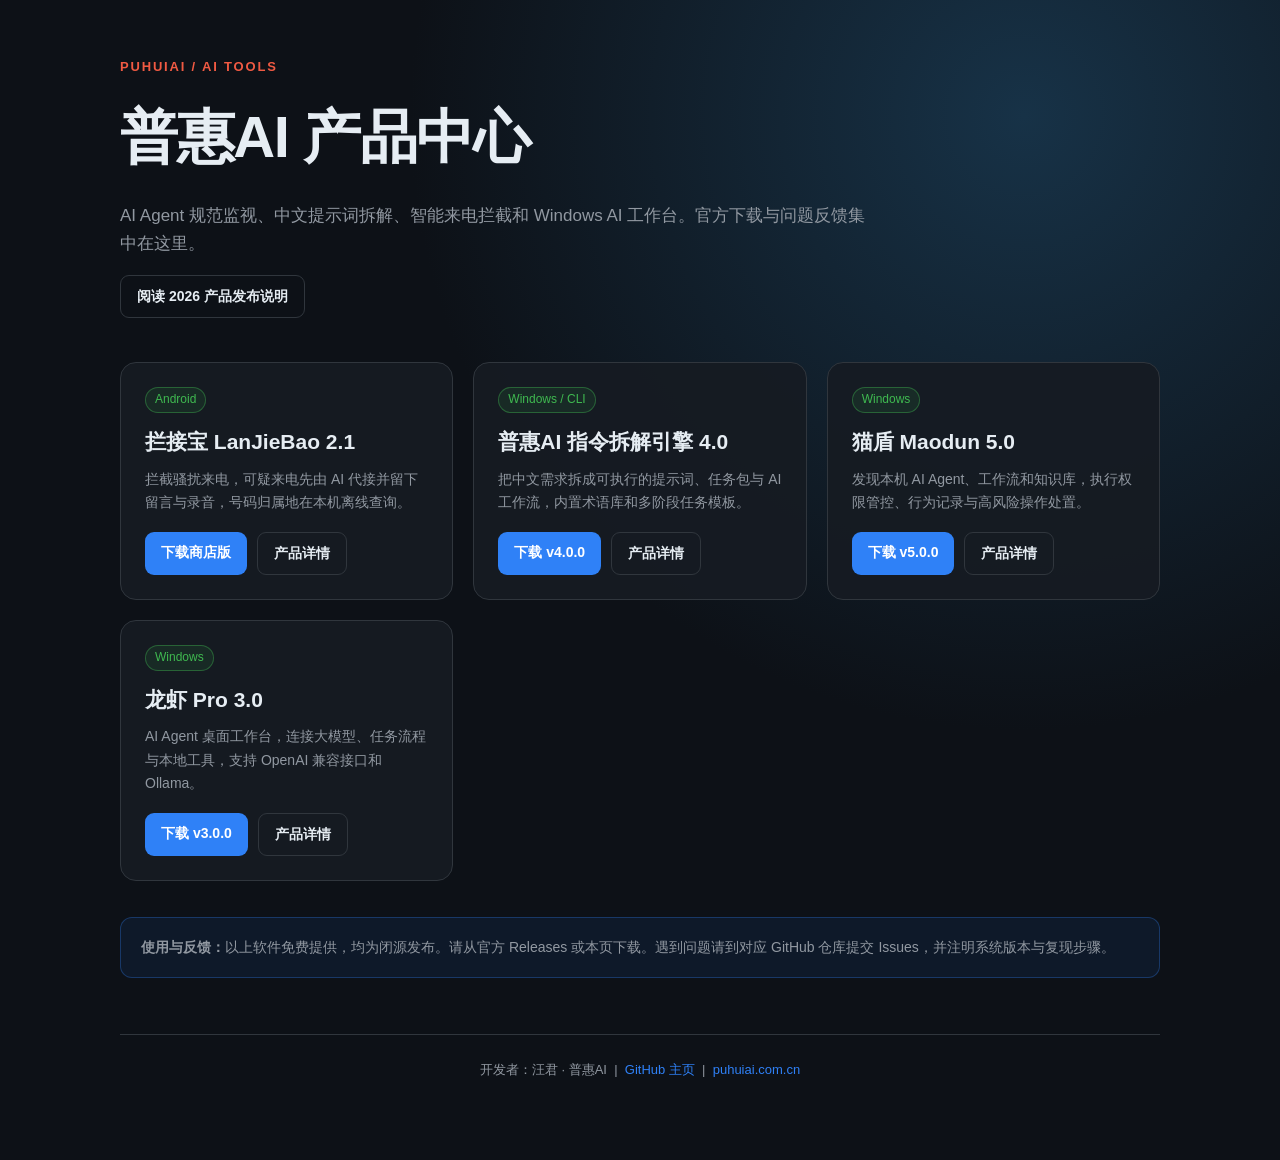
<file: index.html>
<!DOCTYPE html>
<html lang="zh-CN">
<head>
  <meta charset="UTF-8">
  <meta name="viewport" content="width=device-width, initial-scale=1.0">
  <title>普惠AI 产品中心 - AI Agent、提示词引擎与效率工具下载</title>
  <meta name="description" content="普惠AI 产品中心提供猫盾 AI Agent 规范监视器、普惠AI 指令拆解引擎、拦接宝来电拦截助手和龙虾 Pro Windows AI 工作台的官方下载与反馈入口。">
  <meta name="theme-color" content="#0d1117">
  <meta property="og:type" content="website">
  <meta property="og:title" content="普惠AI 产品中心">
  <meta property="og:description" content="AI Agent、提示词引擎、来电拦截和 Windows 桌面工具的官方下载中心。">
  <meta property="og:image" content="https://puhuiai.github.io/website/assets/social-preview.png">
  <meta property="og:url" content="https://puhuiai.github.io/website/">
  <meta name="twitter:card" content="summary_large_image">
  <link rel="canonical" href="https://puhuiai.github.io/website/">
  <style>
    :root{--bg:#0d1117;--card:#161b22;--border:#30363d;--text:#e6edf3;--muted:#9198a1;--accent:#2f81f7;--green:#3fb950;--coral:#f05a43}
    *{box-sizing:border-box}body{margin:0;background:radial-gradient(circle at 80% 10%,#173247 0,var(--bg) 42%);color:var(--text);font-family:-apple-system,"Segoe UI","PingFang SC","Microsoft YaHei",sans-serif;line-height:1.65}
    .wrap{max-width:1080px;margin:auto;padding:56px 20px 80px}header{margin-bottom:44px}h1{font-size:clamp(34px,6vw,58px);letter-spacing:-1.4px;margin:0 0 12px}.lead{color:var(--muted);font-size:17px;max-width:760px}.kicker{color:var(--coral);font-size:13px;font-weight:700;letter-spacing:.14em;margin-bottom:12px}
    .grid{display:grid;grid-template-columns:repeat(auto-fit,minmax(300px,1fr));gap:20px}.card{scroll-margin-top:24px;background:rgba(22,27,34,.94);border:1px solid var(--border);border-radius:16px;padding:24px;display:flex;flex-direction:column;transition:.18s}.card:hover{border-color:var(--accent);transform:translateY(-3px)}.card h2{font-size:21px;margin:0 0 8px}.tag{display:inline-block;align-self:flex-start;font-size:12px;color:var(--green);border:1px solid rgba(63,185,80,.4);background:rgba(63,185,80,.1);padding:2px 9px;border-radius:999px;margin-bottom:12px}.desc{color:var(--muted);font-size:14px;flex:1;margin:0 0 18px}.actions{display:flex;gap:10px;flex-wrap:wrap}.btn{display:inline-block;padding:9px 16px;border-radius:9px;text-decoration:none;font-size:14px;font-weight:650}.primary{background:var(--accent);color:#fff}.primary:hover{background:#1f6feb}.ghost{border:1px solid var(--border);color:var(--text)}.ghost:hover{border-color:var(--muted)}
    .note{margin-top:36px;padding:18px 20px;border:1px solid rgba(47,129,247,.3);background:rgba(47,129,247,.08);border-radius:12px;color:var(--muted);font-size:14px}.note a,footer a{color:var(--accent);text-decoration:none}footer{margin-top:56px;padding-top:24px;border-top:1px solid var(--border);color:var(--muted);font-size:13px;text-align:center}
  </style>
  <script type="application/ld+json">
  {"@context":"https://schema.org","@type":"ItemList","name":"普惠AI 产品中心","url":"https://puhuiai.github.io/website/","itemListElement":[{"@type":"SoftwareApplication","name":"拦接宝","applicationCategory":"UtilitiesApplication","operatingSystem":"Android"},{"@type":"SoftwareApplication","name":"猫盾","applicationCategory":"SecurityApplication","operatingSystem":"Windows"},{"@type":"SoftwareApplication","name":"普惠AI 指令拆解引擎","applicationCategory":"DeveloperApplication","operatingSystem":"Windows"},{"@type":"SoftwareApplication","name":"龙虾 Pro","applicationCategory":"DeveloperApplication","operatingSystem":"Windows"}]}
  </script>
</head>
<body>
  <main class="wrap">
    <header>
      <div class="kicker">PUHUIAI / AI TOOLS</div>
      <h1>普惠AI 产品中心</h1>
      <p class="lead">AI Agent 规范监视、中文提示词拆解、智能来电拦截和 Windows AI 工作台。官方下载与问题反馈集中在这里。</p>
      <div class="actions"><a class="btn ghost" href="launch-2026.html">阅读 2026 产品发布说明</a></div>
    </header>

    <section class="grid">
      <article class="card" id="lanjiebao">
        <span class="tag">Android</span><h2>拦接宝 LanJieBao 2.1</h2>
        <p class="desc">拦截骚扰来电，可疑来电先由 AI 代接并留下留言与录音，号码归属地在本机离线查询。</p>
        <div class="actions"><a class="btn primary" href="https://github.com/puhuiai/lanjiebao/releases/download/v2.1.0/LanJieBao-2.1.0-store.apk">下载商店版</a><a class="btn ghost" href="lanjiebao.html">产品详情</a></div>
      </article>
      <article class="card" id="fanrenge">
        <span class="tag">Windows / CLI</span><h2>普惠AI 指令拆解引擎 4.0</h2>
        <p class="desc">把中文需求拆成可执行的提示词、任务包与 AI 工作流，内置术语库和多阶段任务模板。</p>
        <div class="actions"><a class="btn primary" href="https://github.com/puhuiai/puhuiai-fanrenge/releases/download/v4.0.0/Fanrenge_v4.0.0.exe">下载 v4.0.0</a><a class="btn ghost" href="fanrenge.html">产品详情</a></div>
      </article>
      <article class="card" id="maodun">
        <span class="tag">Windows</span><h2>猫盾 Maodun 5.0</h2>
        <p class="desc">发现本机 AI Agent、工作流和知识库，执行权限管控、行为记录与高风险操作处置。</p>
        <div class="actions"><a class="btn primary" href="https://github.com/puhuiai/maodun/releases/download/v5.0.0/Maodun5.0_Setup.exe">下载 v5.0.0</a><a class="btn ghost" href="maodun.html">产品详情</a></div>
      </article>
      <article class="card" id="lobsterpro">
        <span class="tag">Windows</span><h2>龙虾 Pro 3.0</h2>
        <p class="desc">AI Agent 桌面工作台，连接大模型、任务流程与本地工具，支持 OpenAI 兼容接口和 Ollama。</p>
        <div class="actions"><a class="btn primary" href="https://github.com/puhuiai/lobsterpro3/releases/download/v3.0.0/LobsterPro3.0_Setup.exe">下载 v3.0.0</a><a class="btn ghost" href="lobsterpro.html">产品详情</a></div>
      </article>
    </section>

    <div class="note"><strong>使用与反馈：</strong>以上软件免费提供，均为闭源发布。请从官方 Releases 或本页下载。遇到问题请到对应 GitHub 仓库提交 Issues，并注明系统版本与复现步骤。</div>
    <footer>开发者：汪君 · 普惠AI &nbsp;|&nbsp; <a href="https://github.com/puhuiai">GitHub 主页</a> &nbsp;|&nbsp; <a href="https://puhuiai.com.cn">puhuiai.com.cn</a></footer>
  </main>
</body>
</html>
</file>
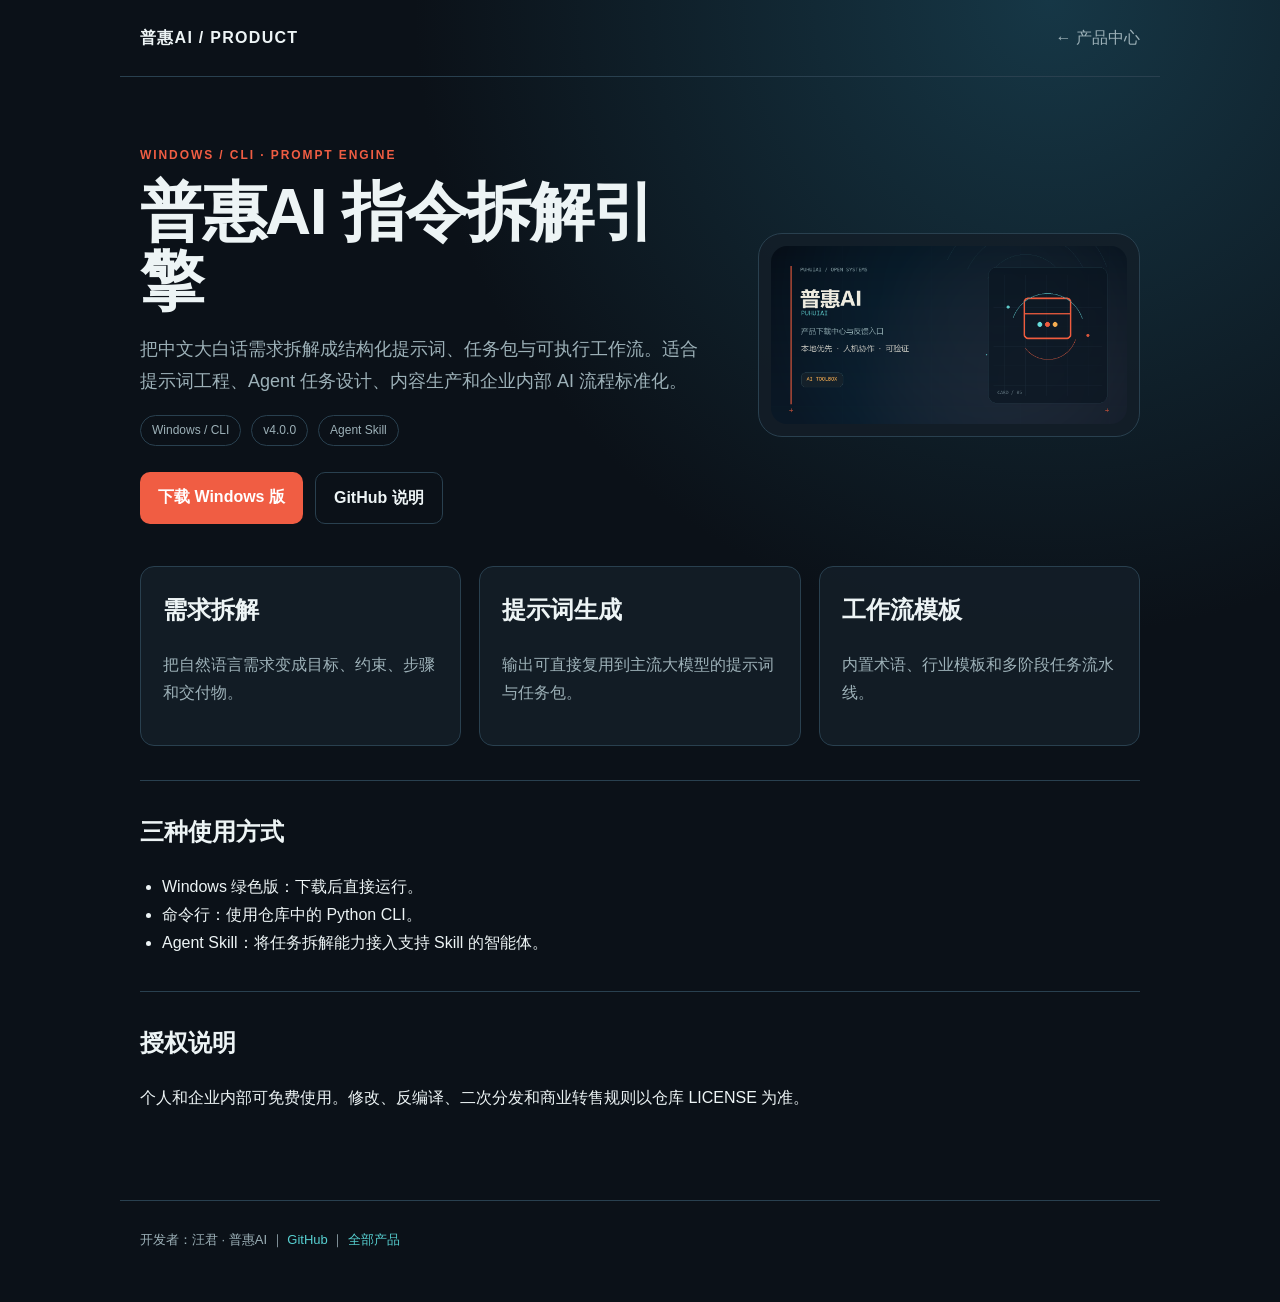
<file: fanrenge.html>
<!doctype html>
<html lang="zh-CN">
<head>
<meta charset="utf-8"><meta name="viewport" content="width=device-width,initial-scale=1">
<title>普惠AI 指令拆解引擎 - 中文提示词与 AI 工作流生成器</title>
<meta name="description" content="普惠AI 指令拆解引擎把中文需求转换成结构化 AI 提示词、任务包与可执行工作流，支持 Windows 桌面版、CLI 和 Agent Skill。">
<link rel="canonical" href="https://puhuiai.github.io/website/fanrenge.html">
<meta property="og:title" content="普惠AI 指令拆解引擎 - 中文提示词与 AI 工作流生成器"><meta property="og:description" content="把大白话需求拆成 AI 能执行的任务、提示词和工作流。"><meta property="og:image" content="https://puhuiai.github.io/website/assets/social-preview.png"><meta property="og:type" content="website"><meta name="twitter:card" content="summary_large_image">
<link rel="stylesheet" href="product.css">
<script type="application/ld+json">{"@context":"https://schema.org","@type":"SoftwareApplication","name":"普惠AI 指令拆解引擎","alternateName":"凡人歌 Fanrenge","applicationCategory":"DeveloperApplication","operatingSystem":"Windows / CLI","softwareVersion":"4.0.0","offers":{"@type":"Offer","price":"0","priceCurrency":"CNY"},"downloadUrl":"https://github.com/puhuiai/puhuiai-fanrenge/releases/latest"}</script>
</head>
<body>
<nav class="nav"><div class="brand">普惠AI / PRODUCT</div><a href="index.html">← 产品中心</a></nav>
<header class="hero">
  <div><div class="kicker">WINDOWS / CLI · PROMPT ENGINE</div><h1>普惠AI 指令拆解引擎</h1><p class="lead">把中文大白话需求拆解成结构化提示词、任务包与可执行工作流。适合提示词工程、Agent 任务设计、内容生产和企业内部 AI 流程标准化。</p>
  <div class="meta"><span class="pill">Windows / CLI</span><span class="pill">v4.0.0</span><span class="pill">Agent Skill</span></div>
  <div class="actions"><a class="btn primary" href="https://github.com/puhuiai/puhuiai-fanrenge/releases/download/v4.0.0/Fanrenge_v4.0.0.exe">下载 Windows 版</a><a class="btn ghost" href="https://github.com/puhuiai/puhuiai-fanrenge">GitHub 说明</a></div></div>
  <div class="visual"><img src="assets/social-preview.png" alt="普惠AI 指令拆解引擎社交预览"></div>
</header>
<main class="main">
  <section class="grid">
    <article class="card"><h2>需求拆解</h2><p class="muted">把自然语言需求变成目标、约束、步骤和交付物。</p></article>
    <article class="card"><h2>提示词生成</h2><p class="muted">输出可直接复用到主流大模型的提示词与任务包。</p></article>
    <article class="card"><h2>工作流模板</h2><p class="muted">内置术语、行业模板和多阶段任务流水线。</p></article>
  </section>
  <section class="section"><h2>三种使用方式</h2><ul><li>Windows 绿色版：下载后直接运行。</li><li>命令行：使用仓库中的 Python CLI。</li><li>Agent Skill：将任务拆解能力接入支持 Skill 的智能体。</li></ul></section>
  <section class="section"><h2>授权说明</h2><p>个人和企业内部可免费使用。修改、反编译、二次分发和商业转售规则以仓库 LICENSE 为准。</p></section>
</main>
<footer class="footer">开发者：汪君 · 普惠AI ｜ <a href="https://github.com/puhuiai/puhuiai-fanrenge">GitHub</a> ｜ <a href="index.html">全部产品</a></footer>
</body></html>
</file>
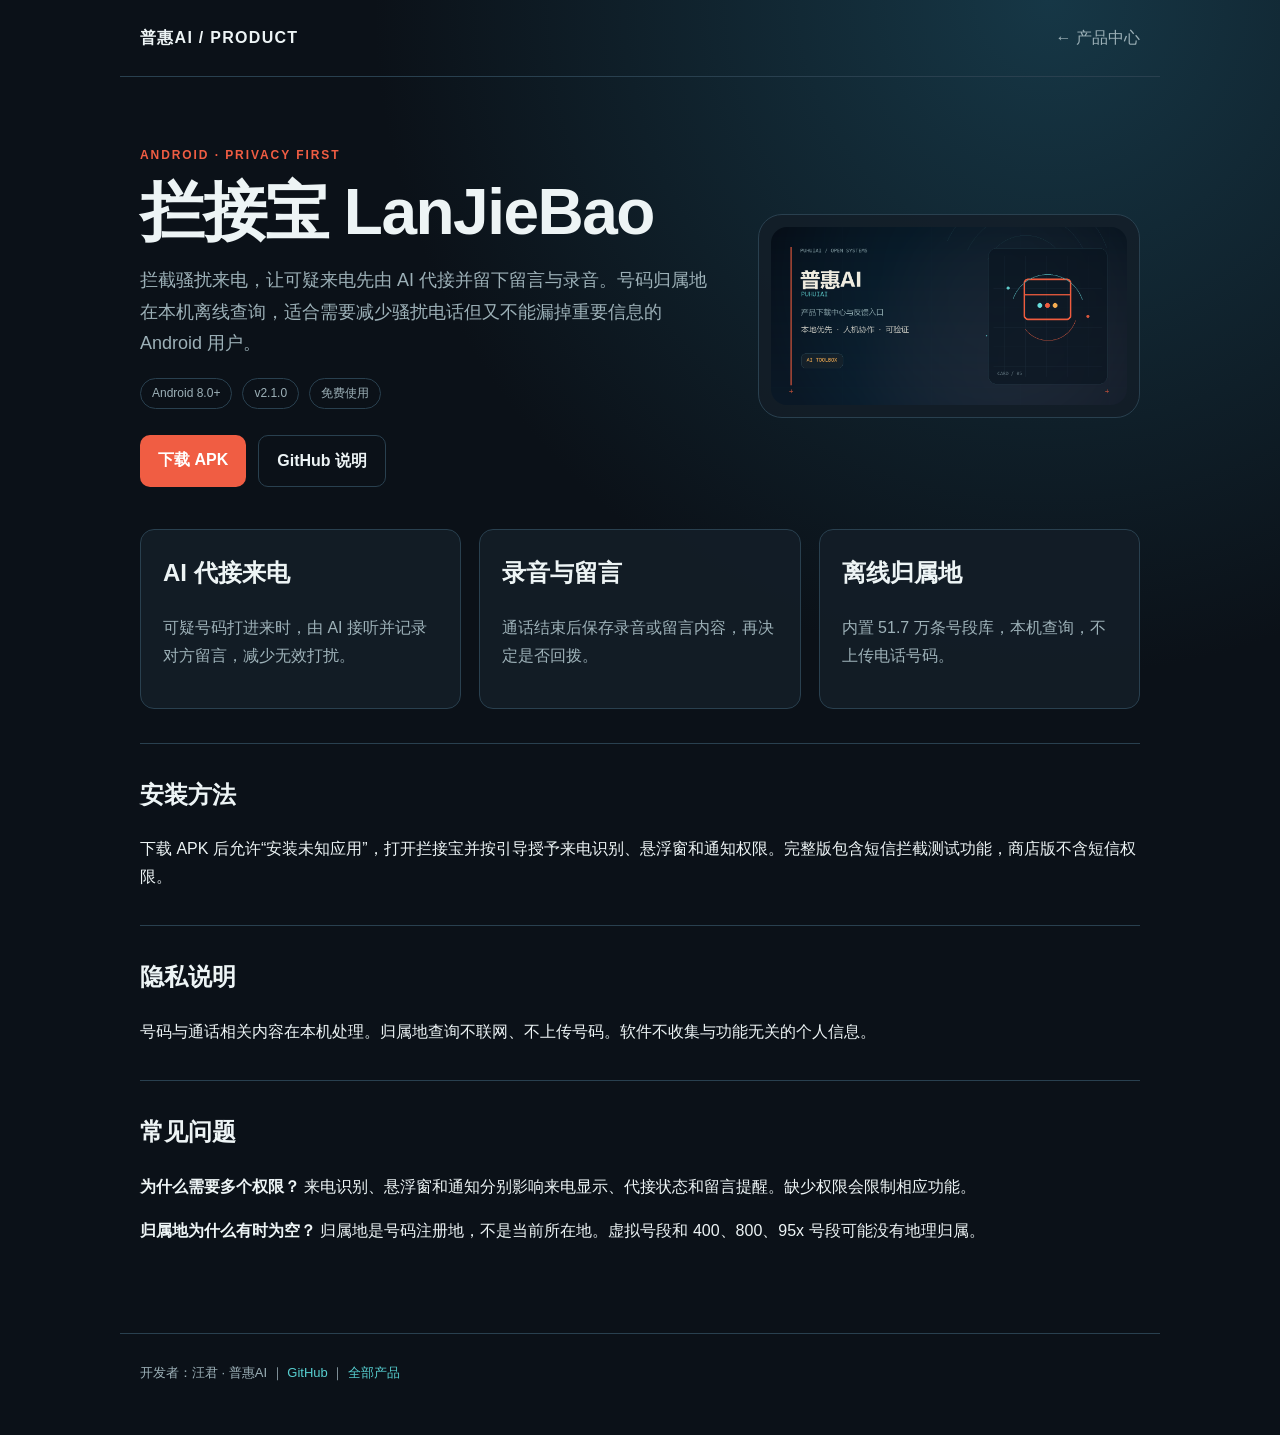
<file: lanjiebao.html>
<!doctype html>
<html lang="zh-CN">
<head>
<meta charset="utf-8"><meta name="viewport" content="width=device-width,initial-scale=1">
<title>拦接宝 LanJieBao - Android 来电拦截与 AI 留言助手</title>
<meta name="description" content="拦接宝是一款 Android 来电拦截与留言助手，支持 AI 代接骚扰电话、录音留言、离线号码归属地查询和本机隐私处理。">
<link rel="canonical" href="https://puhuiai.github.io/website/lanjiebao.html">
<meta property="og:title" content="拦接宝 LanJieBao - Android 来电拦截与 AI 留言助手"><meta property="og:description" content="AI 代接骚扰电话、留下录音与留言，号码归属地本机查询。"><meta property="og:image" content="https://puhuiai.github.io/website/assets/social-preview.png"><meta property="og:type" content="website"><meta name="twitter:card" content="summary_large_image">
<link rel="stylesheet" href="product.css">
<script type="application/ld+json">{"@context":"https://schema.org","@type":"SoftwareApplication","name":"拦接宝 LanJieBao","applicationCategory":"UtilitiesApplication","operatingSystem":"Android 8.0+","softwareVersion":"2.1.0","offers":{"@type":"Offer","price":"0","priceCurrency":"CNY"},"downloadUrl":"https://github.com/puhuiai/lanjiebao/releases/latest"}</script>
</head>
<body>
<nav class="nav"><div class="brand">普惠AI / PRODUCT</div><a href="index.html">← 产品中心</a></nav>
<header class="hero">
  <div><div class="kicker">ANDROID · PRIVACY FIRST</div><h1>拦接宝 LanJieBao</h1><p class="lead">拦截骚扰来电，让可疑来电先由 AI 代接并留下留言与录音。号码归属地在本机离线查询，适合需要减少骚扰电话但又不能漏掉重要信息的 Android 用户。</p>
  <div class="meta"><span class="pill">Android 8.0+</span><span class="pill">v2.1.0</span><span class="pill">免费使用</span></div>
  <div class="actions"><a class="btn primary" href="https://github.com/puhuiai/lanjiebao/releases/download/v2.1.0/LanJieBao-2.1.0-store.apk">下载 APK</a><a class="btn ghost" href="https://github.com/puhuiai/lanjiebao">GitHub 说明</a></div></div>
  <div class="visual"><img src="assets/social-preview.png" alt="拦接宝社交预览"></div>
</header>
<main class="main">
  <section class="grid">
    <article class="card"><h2>AI 代接来电</h2><p class="muted">可疑号码打进来时，由 AI 接听并记录对方留言，减少无效打扰。</p></article>
    <article class="card"><h2>录音与留言</h2><p class="muted">通话结束后保存录音或留言内容，再决定是否回拨。</p></article>
    <article class="card"><h2>离线归属地</h2><p class="muted">内置 51.7 万条号段库，本机查询，不上传电话号码。</p></article>
  </section>
  <section class="section"><h2>安装方法</h2><p>下载 APK 后允许“安装未知应用”，打开拦接宝并按引导授予来电识别、悬浮窗和通知权限。完整版包含短信拦截测试功能，商店版不含短信权限。</p></section>
  <section class="section"><h2>隐私说明</h2><p>号码与通话相关内容在本机处理。归属地查询不联网、不上传号码。软件不收集与功能无关的个人信息。</p></section>
  <section class="section"><h2>常见问题</h2><p><strong>为什么需要多个权限？</strong> 来电识别、悬浮窗和通知分别影响来电显示、代接状态和留言提醒。缺少权限会限制相应功能。</p><p><strong>归属地为什么有时为空？</strong> 归属地是号码注册地，不是当前所在地。虚拟号段和 400、800、95x 号段可能没有地理归属。</p></section>
</main>
<footer class="footer">开发者：汪君 · 普惠AI ｜ <a href="https://github.com/puhuiai/lanjiebao">GitHub</a> ｜ <a href="index.html">全部产品</a></footer>
</body></html>
</file>
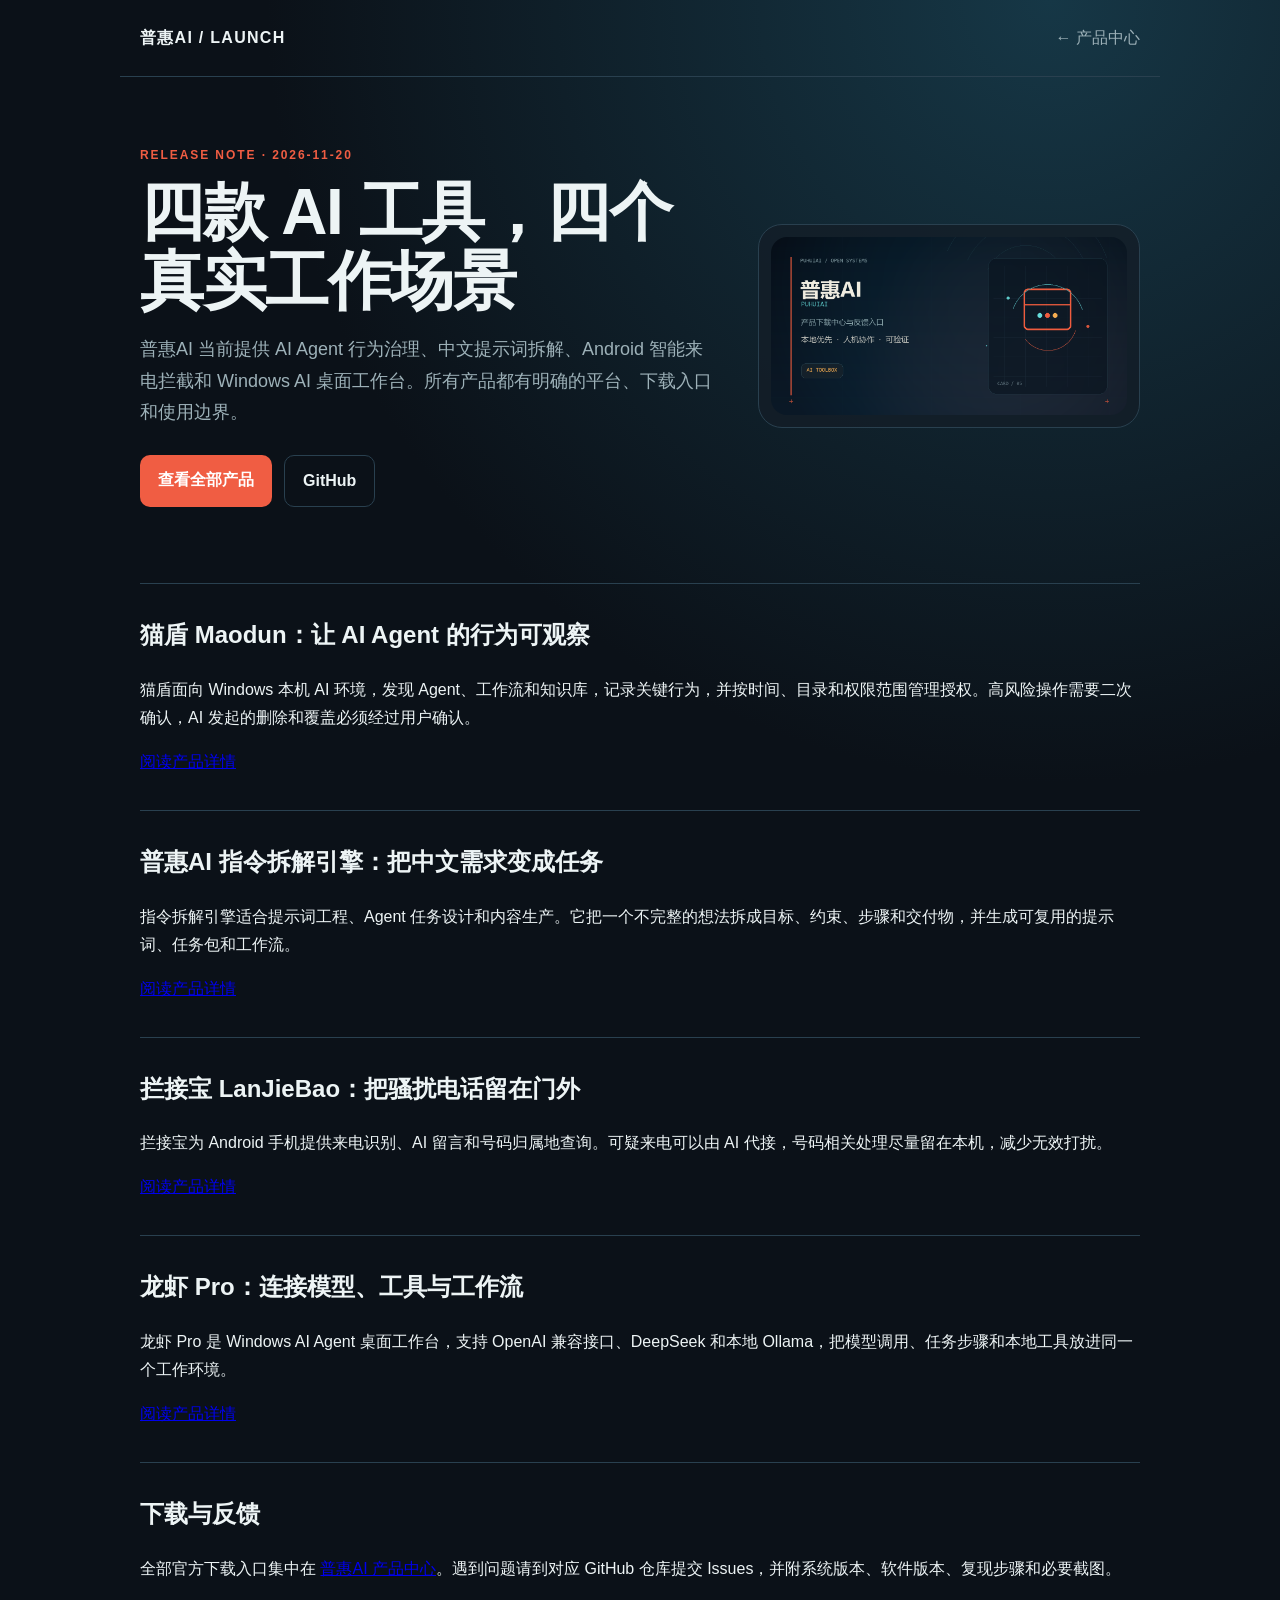
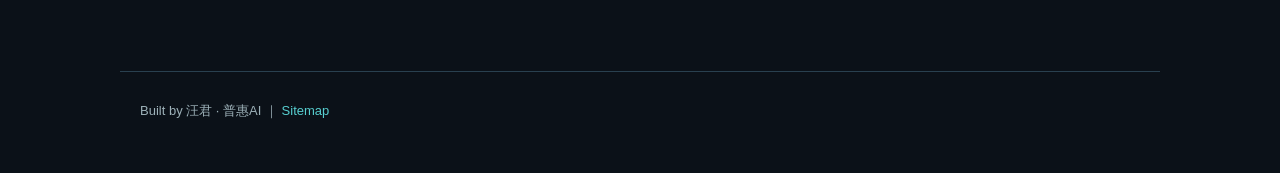
<file: launch-2026.html>
<!doctype html>
<html lang="zh-CN">
<head>
<meta charset="utf-8"><meta name="viewport" content="width=device-width,initial-scale=1">
<title>普惠AI 2026 工具发布：AI Agent 监视、提示词引擎与智能来电助手</title>
<meta name="description" content="普惠AI 2026 产品发布说明：猫盾 AI Agent 规范监视器、普惠AI 指令拆解引擎、拦接宝来电拦截助手与龙虾 Pro Windows AI 工作台。">
<link rel="canonical" href="https://puhuiai.github.io/website/launch-2026.html">
<meta property="og:type" content="article"><meta property="og:title" content="普惠AI 2026 工具发布"><meta property="og:description" content="四款本地优先的 AI 工具，覆盖 Agent 治理、提示词工程、来电拦截和桌面工作流。"><meta property="og:image" content="https://puhuiai.github.io/website/assets/social-preview.png"><meta name="twitter:card" content="summary_large_image">
<link rel="stylesheet" href="product.css">
<script type="application/ld+json">{"@context":"https://schema.org","@type":"Article","headline":"普惠AI 2026 工具发布","datePublished":"2026-11-20","dateModified":"2026-11-20","author":{"@type":"Person","name":"汪君"},"publisher":{"@type":"Organization","name":"普惠AI"},"mainEntityOfPage":"https://puhuiai.github.io/website/launch-2026.html"}</script>
</head>
<body>
<nav class="nav"><div class="brand">普惠AI / LAUNCH</div><a href="index.html">← 产品中心</a></nav>
<header class="hero">
  <div><div class="kicker">RELEASE NOTE · 2026-11-20</div><h1>四款 AI 工具，四个真实工作场景</h1><p class="lead">普惠AI 当前提供 AI Agent 行为治理、中文提示词拆解、Android 智能来电拦截和 Windows AI 桌面工作台。所有产品都有明确的平台、下载入口和使用边界。</p><div class="actions"><a class="btn primary" href="index.html">查看全部产品</a><a class="btn ghost" href="https://github.com/puhuiai">GitHub</a></div></div>
  <div class="visual"><img src="assets/social-preview.png" alt="普惠AI 产品发布"></div>
</header>
<main class="main">
  <section class="section"><h2>猫盾 Maodun：让 AI Agent 的行为可观察</h2><p>猫盾面向 Windows 本机 AI 环境，发现 Agent、工作流和知识库，记录关键行为，并按时间、目录和权限范围管理授权。高风险操作需要二次确认，AI 发起的删除和覆盖必须经过用户确认。</p><p><a href="maodun.html">阅读产品详情</a></p></section>
  <section class="section"><h2>普惠AI 指令拆解引擎：把中文需求变成任务</h2><p>指令拆解引擎适合提示词工程、Agent 任务设计和内容生产。它把一个不完整的想法拆成目标、约束、步骤和交付物，并生成可复用的提示词、任务包和工作流。</p><p><a href="fanrenge.html">阅读产品详情</a></p></section>
  <section class="section"><h2>拦接宝 LanJieBao：把骚扰电话留在门外</h2><p>拦接宝为 Android 手机提供来电识别、AI 留言和号码归属地查询。可疑来电可以由 AI 代接，号码相关处理尽量留在本机，减少无效打扰。</p><p><a href="lanjiebao.html">阅读产品详情</a></p></section>
  <section class="section"><h2>龙虾 Pro：连接模型、工具与工作流</h2><p>龙虾 Pro 是 Windows AI Agent 桌面工作台，支持 OpenAI 兼容接口、DeepSeek 和本地 Ollama，把模型调用、任务步骤和本地工具放进同一个工作环境。</p><p><a href="lobsterpro.html">阅读产品详情</a></p></section>
  <section class="section"><h2>下载与反馈</h2><p>全部官方下载入口集中在 <a href="https://puhuiai.github.io/website/">普惠AI 产品中心</a>。遇到问题请到对应 GitHub 仓库提交 Issues，并附系统版本、软件版本、复现步骤和必要截图。</p></section>
</main>
<footer class="footer">Built by 汪君 · 普惠AI ｜ <a href="sitemap.xml">Sitemap</a></footer>
</body></html>
</file>
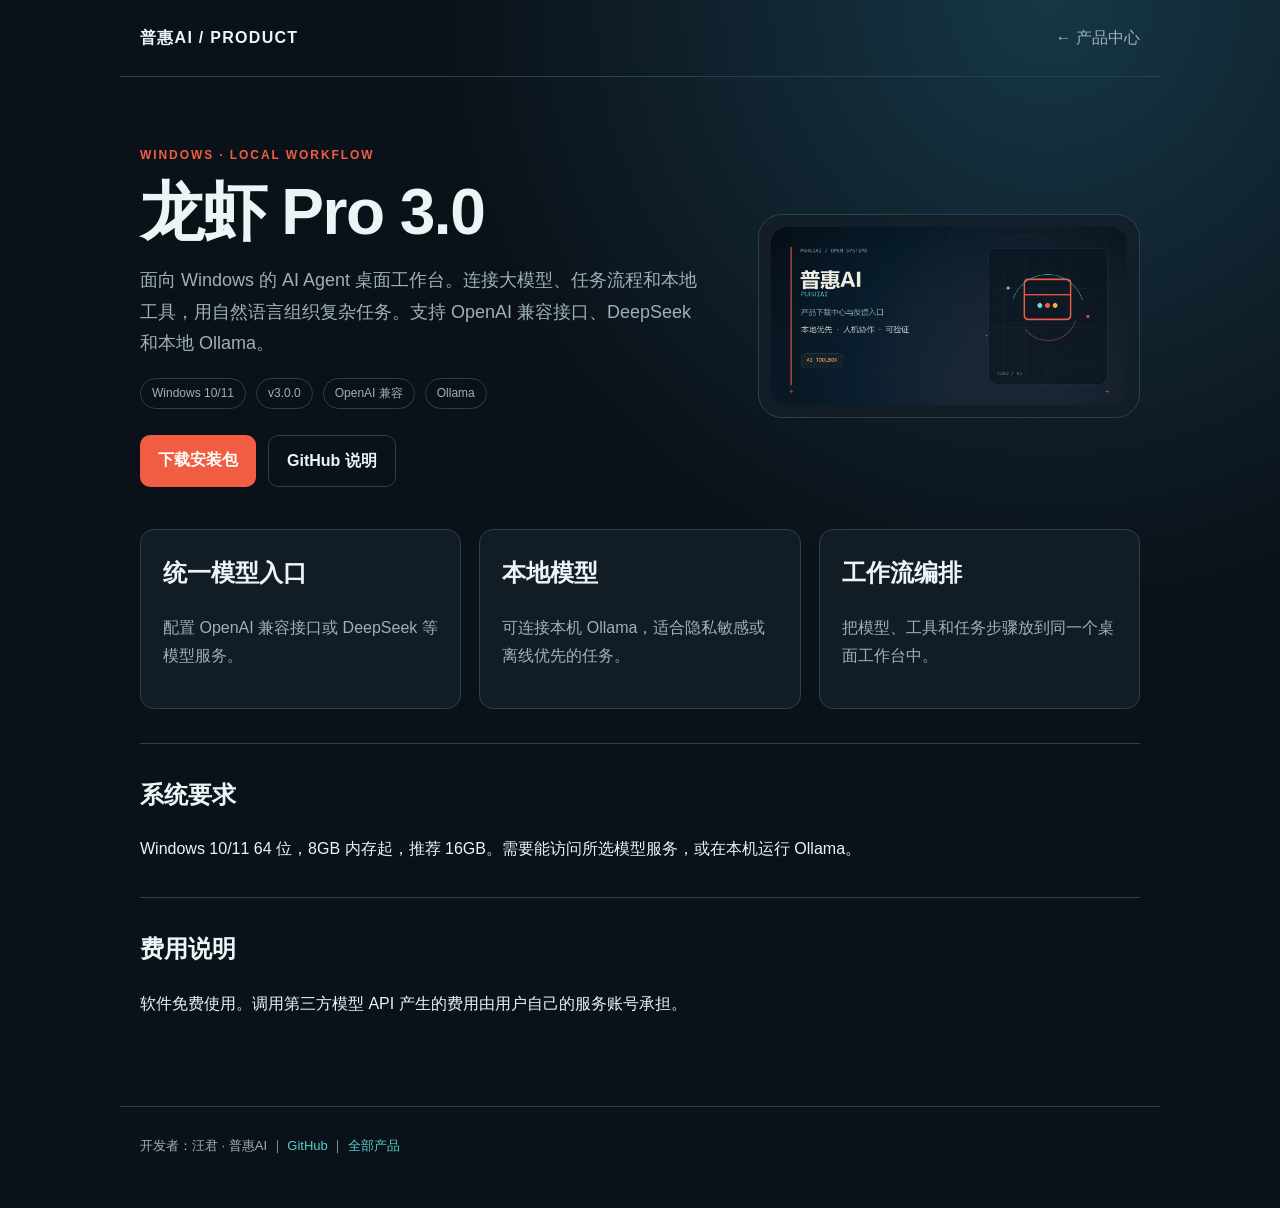
<file: lobsterpro.html>
<!doctype html>
<html lang="zh-CN">
<head>
<meta charset="utf-8"><meta name="viewport" content="width=device-width,initial-scale=1">
<title>龙虾 Pro LobsterPro - Windows AI Agent 桌面工作台</title>
<meta name="description" content="龙虾 Pro 3.0 是 Windows AI Agent 桌面工作台，连接大模型、任务流程和本地工具，支持 OpenAI 兼容接口、DeepSeek 与 Ollama。">
<link rel="canonical" href="https://puhuiai.github.io/website/lobsterpro.html">
<meta property="og:title" content="龙虾 Pro LobsterPro - Windows AI Agent 桌面工作台"><meta property="og:description" content="连接大模型、任务流程与本地工具的 Windows AI 工作台。"><meta property="og:image" content="https://puhuiai.github.io/website/assets/social-preview.png"><meta property="og:type" content="website"><meta name="twitter:card" content="summary_large_image">
<link rel="stylesheet" href="product.css">
<script type="application/ld+json">{"@context":"https://schema.org","@type":"SoftwareApplication","name":"龙虾 Pro LobsterPro","applicationCategory":"DeveloperApplication","operatingSystem":"Windows 10 / 11","softwareVersion":"3.0.0","offers":{"@type":"Offer","price":"0","priceCurrency":"CNY"},"downloadUrl":"https://github.com/puhuiai/lobsterpro3/releases/latest"}</script>
</head>
<body>
<nav class="nav"><div class="brand">普惠AI / PRODUCT</div><a href="index.html">← 产品中心</a></nav>
<header class="hero">
  <div><div class="kicker">WINDOWS · LOCAL WORKFLOW</div><h1>龙虾 Pro 3.0</h1><p class="lead">面向 Windows 的 AI Agent 桌面工作台。连接大模型、任务流程和本地工具，用自然语言组织复杂任务。支持 OpenAI 兼容接口、DeepSeek 和本地 Ollama。</p>
  <div class="meta"><span class="pill">Windows 10/11</span><span class="pill">v3.0.0</span><span class="pill">OpenAI 兼容</span><span class="pill">Ollama</span></div>
  <div class="actions"><a class="btn primary" href="https://github.com/puhuiai/lobsterpro3/releases/download/v3.0.0/LobsterPro3.0_Setup.exe">下载安装包</a><a class="btn ghost" href="https://github.com/puhuiai/lobsterpro3">GitHub 说明</a></div></div>
  <div class="visual"><img src="assets/social-preview.png" alt="龙虾 Pro 社交预览"></div>
</header>
<main class="main">
  <section class="grid">
    <article class="card"><h2>统一模型入口</h2><p class="muted">配置 OpenAI 兼容接口或 DeepSeek 等模型服务。</p></article>
    <article class="card"><h2>本地模型</h2><p class="muted">可连接本机 Ollama，适合隐私敏感或离线优先的任务。</p></article>
    <article class="card"><h2>工作流编排</h2><p class="muted">把模型、工具和任务步骤放到同一个桌面工作台中。</p></article>
  </section>
  <section class="section"><h2>系统要求</h2><p>Windows 10/11 64 位，8GB 内存起，推荐 16GB。需要能访问所选模型服务，或在本机运行 Ollama。</p></section>
  <section class="section"><h2>费用说明</h2><p>软件免费使用。调用第三方模型 API 产生的费用由用户自己的服务账号承担。</p></section>
</main>
<footer class="footer">开发者：汪君 · 普惠AI ｜ <a href="https://github.com/puhuiai/lobsterpro3">GitHub</a> ｜ <a href="index.html">全部产品</a></footer>
</body></html>
</file>
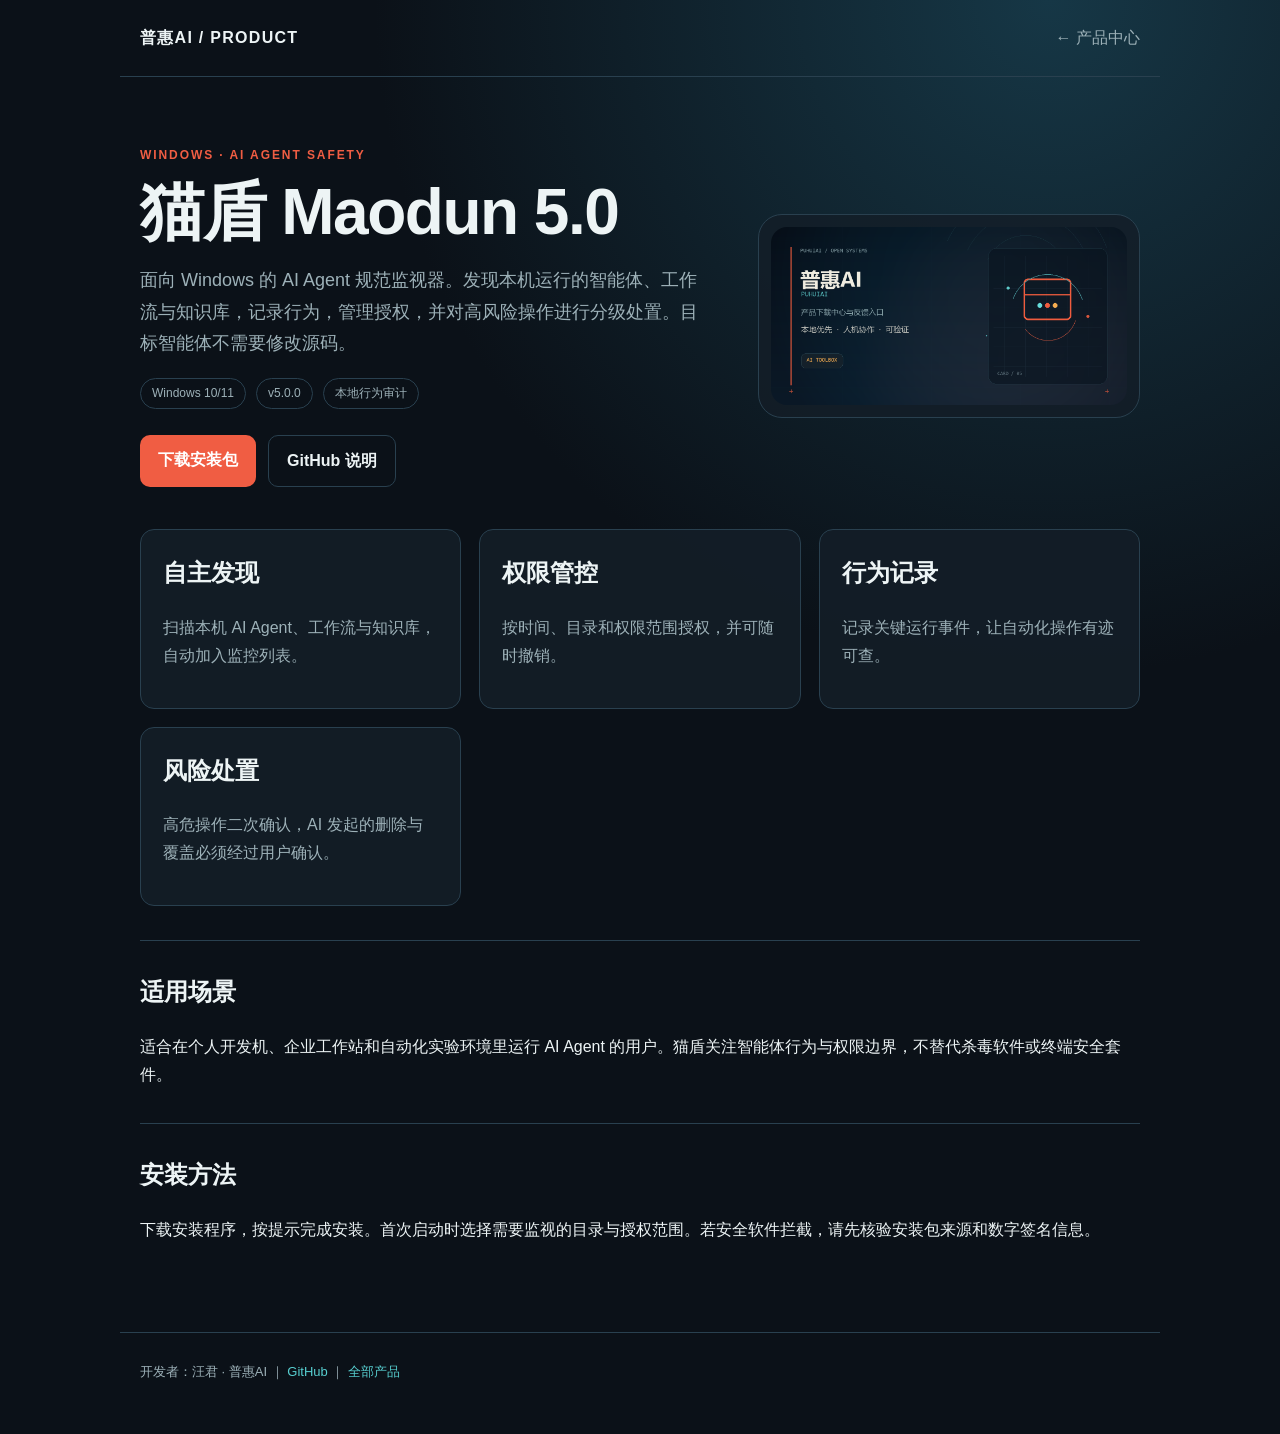
<file: maodun.html>
<!doctype html>
<html lang="zh-CN">
<head>
<meta charset="utf-8"><meta name="viewport" content="width=device-width,initial-scale=1">
<title>猫盾 Maodun - Windows AI Agent 规范监视器</title>
<meta name="description" content="猫盾 Maodun 5.0 是 Windows AI Agent 规范监视器，发现本机智能体、工作流和知识库，提供权限管控、行为记录与高风险操作处置。">
<link rel="canonical" href="https://puhuiai.github.io/website/maodun.html">
<meta property="og:title" content="猫盾 Maodun - Windows AI Agent 规范监视器"><meta property="og:description" content="发现本机 AI Agent、记录行为、管理权限并处置高风险操作。"><meta property="og:image" content="https://puhuiai.github.io/website/assets/social-preview.png"><meta property="og:type" content="website"><meta name="twitter:card" content="summary_large_image">
<link rel="stylesheet" href="product.css">
<script type="application/ld+json">{"@context":"https://schema.org","@type":"SoftwareApplication","name":"猫盾 Maodun","applicationCategory":"SecurityApplication","operatingSystem":"Windows 10 / 11","softwareVersion":"5.0.0","offers":{"@type":"Offer","price":"0","priceCurrency":"CNY"},"downloadUrl":"https://github.com/puhuiai/maodun/releases/latest"}</script>
</head>
<body>
<nav class="nav"><div class="brand">普惠AI / PRODUCT</div><a href="index.html">← 产品中心</a></nav>
<header class="hero">
  <div><div class="kicker">WINDOWS · AI AGENT SAFETY</div><h1>猫盾 Maodun 5.0</h1><p class="lead">面向 Windows 的 AI Agent 规范监视器。发现本机运行的智能体、工作流与知识库，记录行为，管理授权，并对高风险操作进行分级处置。目标智能体不需要修改源码。</p>
  <div class="meta"><span class="pill">Windows 10/11</span><span class="pill">v5.0.0</span><span class="pill">本地行为审计</span></div>
  <div class="actions"><a class="btn primary" href="https://github.com/puhuiai/maodun/releases/download/v5.0.0/Maodun5.0_Setup.exe">下载安装包</a><a class="btn ghost" href="https://github.com/puhuiai/maodun">GitHub 说明</a></div></div>
  <div class="visual"><img src="assets/social-preview.png" alt="猫盾社交预览"></div>
</header>
<main class="main">
  <section class="grid">
    <article class="card"><h2>自主发现</h2><p class="muted">扫描本机 AI Agent、工作流与知识库，自动加入监控列表。</p></article>
    <article class="card"><h2>权限管控</h2><p class="muted">按时间、目录和权限范围授权，并可随时撤销。</p></article>
    <article class="card"><h2>行为记录</h2><p class="muted">记录关键运行事件，让自动化操作有迹可查。</p></article>
    <article class="card"><h2>风险处置</h2><p class="muted">高危操作二次确认，AI 发起的删除与覆盖必须经过用户确认。</p></article>
  </section>
  <section class="section"><h2>适用场景</h2><p>适合在个人开发机、企业工作站和自动化实验环境里运行 AI Agent 的用户。猫盾关注智能体行为与权限边界，不替代杀毒软件或终端安全套件。</p></section>
  <section class="section"><h2>安装方法</h2><p>下载安装程序，按提示完成安装。首次启动时选择需要监视的目录与授权范围。若安全软件拦截，请先核验安装包来源和数字签名信息。</p></section>
</main>
<footer class="footer">开发者：汪君 · 普惠AI ｜ <a href="https://github.com/puhuiai/maodun">GitHub</a> ｜ <a href="index.html">全部产品</a></footer>
</body></html>
</file>
<file: product.css>
:root{--bg:#0b1118;--panel:#131d27;--line:#29404f;--text:#edf4f5;--muted:#9db1b8;--accent:#57cfd0;--signal:#f05d43;--gold:#f3b453}
*{box-sizing:border-box}body{margin:0;background:radial-gradient(circle at 82% 0,#163746 0,var(--bg) 38%);color:var(--text);font-family:-apple-system,"Segoe UI","PingFang SC","Microsoft YaHei",sans-serif;line-height:1.75}
.nav{max-width:1040px;margin:auto;padding:24px 20px;display:flex;justify-content:space-between;align-items:center;border-bottom:1px solid var(--line)}.brand{font-weight:750;letter-spacing:.08em}.nav a{color:var(--muted);text-decoration:none}.hero{max-width:1040px;margin:auto;padding:68px 20px 42px;display:grid;grid-template-columns:minmax(0,1.2fr) minmax(280px,.8fr);gap:44px;align-items:center}.kicker{color:var(--signal);font-size:12px;font-weight:800;letter-spacing:.16em}.hero h1{font-size:clamp(36px,6vw,64px);line-height:1.08;letter-spacing:-1.5px;margin:12px 0 18px}.lead{font-size:18px;color:var(--muted);max-width:680px}.visual{border:1px solid var(--line);border-radius:24px;padding:12px;background:rgba(19,29,39,.8)}.visual img{display:block;width:100%;border-radius:16px}.actions{display:flex;gap:12px;flex-wrap:wrap;margin-top:26px}.btn{display:inline-block;padding:11px 18px;border-radius:10px;text-decoration:none;font-weight:700}.primary{background:var(--signal);color:white}.ghost{border:1px solid var(--line);color:var(--text)}
.main{max-width:1040px;margin:auto;padding:0 20px 72px}.grid{display:grid;grid-template-columns:repeat(auto-fit,minmax(270px,1fr));gap:18px}.card{background:rgba(19,29,39,.9);border:1px solid var(--line);border-radius:14px;padding:22px}.card h2,.section h2{margin-top:0}.section{margin-top:34px;padding-top:30px;border-top:1px solid var(--line)}.muted{color:var(--muted)}ul{padding-left:22px}.meta{display:flex;gap:10px;flex-wrap:wrap;margin:18px 0}.pill{border:1px solid var(--line);border-radius:999px;padding:4px 11px;font-size:12px;color:var(--muted)}.footer{max-width:1040px;margin:auto;padding:28px 20px 50px;border-top:1px solid var(--line);color:var(--muted);font-size:13px}.footer a{color:var(--accent);text-decoration:none}@media(max-width:800px){.hero{grid-template-columns:1fr;padding-top:44px}.visual{order:-1}}
</file>
